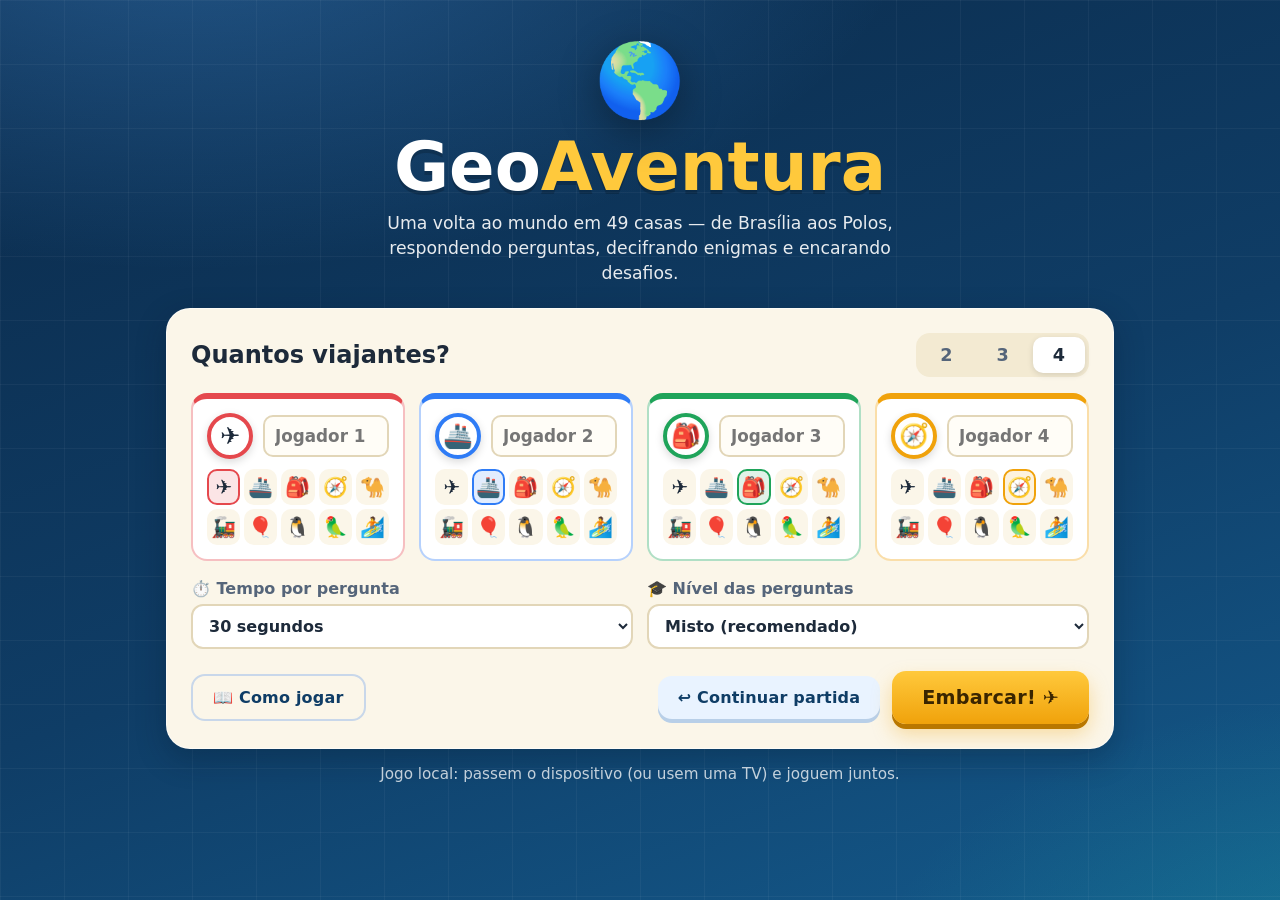
<file: public/index.html>
<!doctype html>
<html lang="pt-BR">
<head>
  <meta charset="utf-8">
  <meta name="viewport" content="width=device-width, initial-scale=1">
  <!-- Mesma política dos cabeçalhos em render.yaml/vercel.json (frame-ancestors só funciona via cabeçalho). -->
  <meta http-equiv="Content-Security-Policy" content="default-src 'self'; script-src 'self'; style-src 'self' 'unsafe-inline' https://fonts.googleapis.com; font-src https://fonts.gstatic.com; img-src 'self' data: https://flagcdn.com; connect-src 'self'; object-src 'none'; base-uri 'self'; form-action 'none'">
  <meta name="referrer" content="strict-origin-when-cross-origin">
  <title>GeoAventura — Volta ao Mundo</title>
  <meta name="description" content="Jogo de tabuleiro de Geografia para 2 a 4 jogadores: perguntas, enigmas, atividades e muitos bônus e ônus numa volta ao mundo.">
  <meta name="theme-color" content="#0b2a4a">
  <meta property="og:title" content="GeoAventura — Volta ao Mundo">
  <meta property="og:description" content="Jogo de tabuleiro de Geografia para 2 a 4 jogadores.">
  <link rel="icon" href="data:image/svg+xml,<svg xmlns='http://www.w3.org/2000/svg' viewBox='0 0 100 100'><text y='.9em' font-size='90'>🌎</text></svg>">
  <link rel="preconnect" href="https://fonts.googleapis.com">
  <link rel="preconnect" href="https://fonts.gstatic.com" crossorigin>
  <link href="https://fonts.googleapis.com/css2?family=Baloo+2:wght@600;700;800&family=Nunito:wght@400;600;700;800&display=swap" rel="stylesheet">
  <link rel="stylesheet" href="css/style.css">
</head>
<body>
  <!-- ===== Tela inicial ===== -->
  <section id="screen-setup" class="screen active" aria-labelledby="titulo">
    <div class="setup-hero">
      <div class="globe" aria-hidden="true"><span>🌎</span></div>
      <h1 id="titulo" class="logo">Geo<span>Aventura</span></h1>
      <p class="tagline">Uma volta ao mundo em 49 casas — de Brasília aos Polos, respondendo perguntas, decifrando enigmas e encarando desafios.</p>
    </div>

    <div class="setup-card">
      <div class="setup-row">
        <h2>Quantos viajantes?</h2>
        <div class="segmented" id="count-picker" role="radiogroup" aria-label="Número de jogadores">
          <button type="button" role="radio" data-n="2">2</button>
          <button type="button" role="radio" data-n="3">3</button>
          <button type="button" role="radio" data-n="4">4</button>
        </div>
      </div>

      <div id="player-forms" class="player-forms"></div>

      <div class="settings">
        <label>⏱️ Tempo por pergunta
          <select id="opt-time">
            <option value="20">20 segundos</option>
            <option value="30" selected>30 segundos</option>
            <option value="45">45 segundos</option>
            <option value="0">Sem limite</option>
          </select>
        </label>
        <label>🎓 Nível das perguntas
          <select id="opt-level">
            <option value="misto" selected>Misto (recomendado)</option>
            <option value="facil">Fácil (escola fundamental)</option>
            <option value="dificil">Desafiador</option>
          </select>
        </label>
      </div>

      <div class="setup-actions">
        <button type="button" class="btn btn-ghost" id="btn-rules-setup">📖 Como jogar</button>
        <button type="button" class="btn btn-secondary" id="btn-resume" hidden>↩️ Continuar partida</button>
        <button type="button" class="btn btn-primary btn-big" id="btn-start">Embarcar! ✈️</button>
      </div>
    </div>
    <p class="foot-note">Jogo local: passem o dispositivo (ou usem uma TV) e joguem juntos.</p>
  </section>

  <!-- ===== Jogo ===== -->
  <section id="screen-game" class="screen" aria-label="Partida">
    <header class="topbar">
      <div class="logo small">Geo<span>Aventura</span></div>
      <div class="round-chip" id="round-chip">Rodada 1</div>
      <div class="top-actions">
        <button type="button" class="icon-btn" id="btn-rules" title="Como jogar" aria-label="Como jogar">📖</button>
        <button type="button" class="icon-btn" id="btn-sound" title="Som" aria-label="Ligar ou desligar som">🔊</button>
        <button type="button" class="icon-btn" id="btn-quit" title="Nova partida" aria-label="Voltar ao início">🏠</button>
      </div>
    </header>

    <main class="game-layout">
      <div class="board-area">
        <div id="board" class="board" aria-label="Tabuleiro"></div>
        <div class="legend" id="legend"></div>
      </div>
      <aside class="side">
        <div id="turn-panel" class="turn-panel"></div>
        <div id="players" class="players"></div>
        <div class="log-card">
          <h3>📔 Diário de bordo</h3>
          <ol id="log" aria-live="polite"></ol>
        </div>
      </aside>
    </main>
  </section>

  <!-- ===== Fim de jogo ===== -->
  <section id="screen-end" class="screen" aria-labelledby="end-title">
    <div class="end-card">
      <div class="trophy" aria-hidden="true">🏆</div>
      <h1 id="end-title"></h1>
      <p id="end-sub" class="end-sub"></p>
      <div id="podium" class="podium"></div>
      <div id="end-stats" class="end-stats"></div>
      <div class="setup-actions center">
        <button type="button" class="btn btn-secondary" id="btn-new">🏠 Nova partida</button>
        <button type="button" class="btn btn-primary btn-big" id="btn-rematch">🔁 Revanche</button>
      </div>
    </div>
  </section>

  <div id="modal-root"></div>
  <div id="toast-root" aria-live="assertive"></div>
  <canvas id="confetti" aria-hidden="true"></canvas>

  <script src="js/data.js"></script>
  <script src="js/engine.js"></script>
  <script src="js/audio.js"></script>
  <script src="js/app.js"></script>
</body>
</html>
</file>
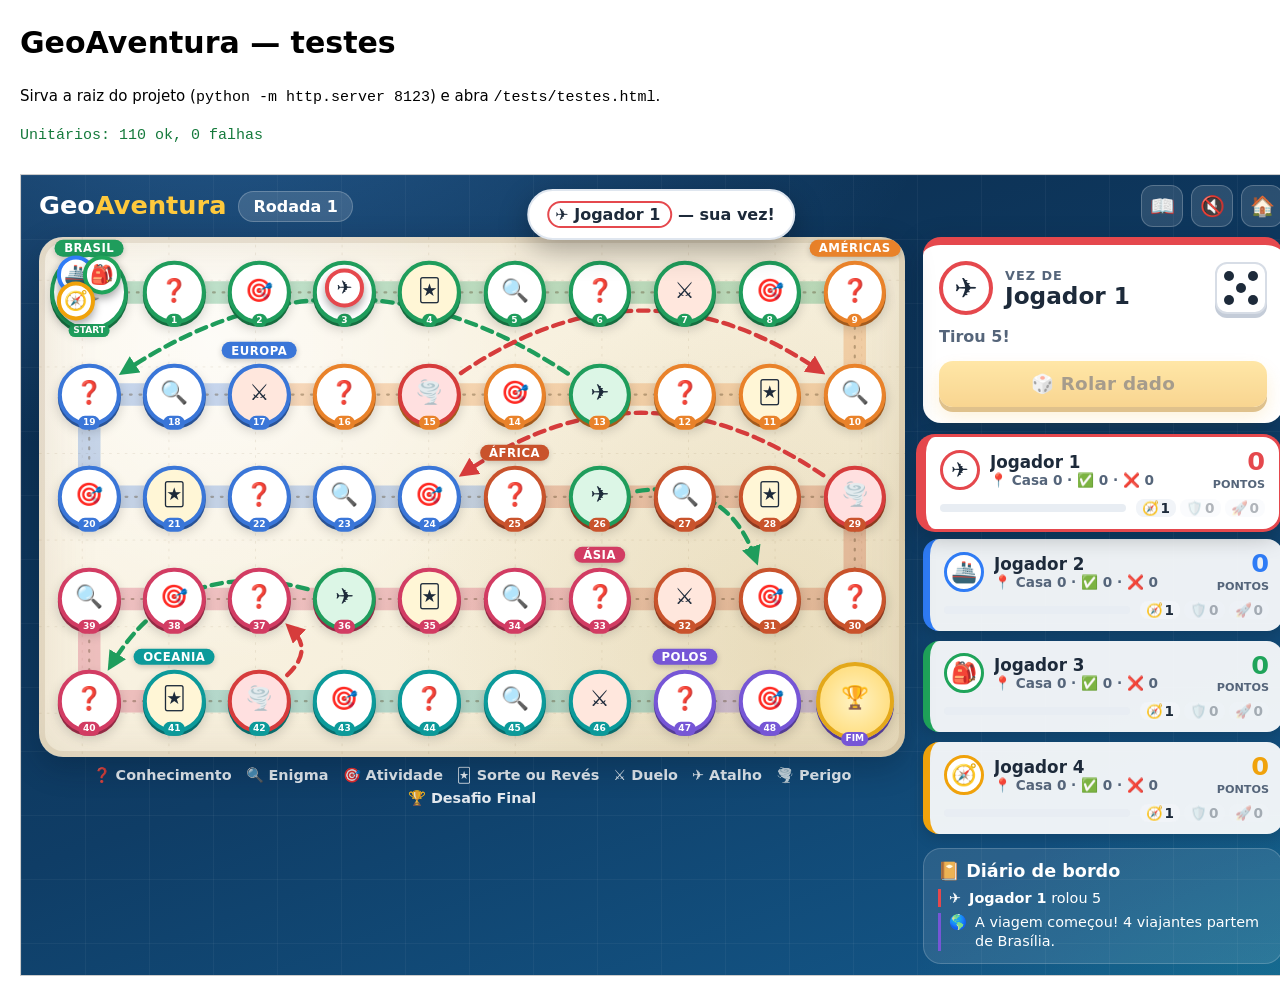
<file: tests/testes.html>
<!doctype html>
<html lang="pt-BR">
<head>
<meta charset="utf-8">
<title>GeoAventura — testes</title>
<style>
  body { font: 15px/1.5 system-ui, sans-serif; margin: 20px; }
  .ok { color: #157a3c; } .fail { color: #b42318; font-weight: bold; }
  iframe { width: 1280px; height: 800px; border: 1px solid #ccc; margin-top: 12px; }
</style>
</head>
<body>
<h1>GeoAventura — testes</h1>
<p>Sirva a raiz do projeto (<code>python -m http.server 8123</code>) e abra <code>/tests/testes.html</code>.</p>
<pre id="out"></pre>
<iframe id="game" src="../public/index.html"></iframe>
<script src="../public/js/data.js"></script>
<script src="../public/js/engine.js"></script>
<script>
(function () {
  var out = document.getElementById("out");
  var fails = 0, passes = 0;
  function line(t, cls) { var s = document.createElement("span"); s.className = cls || ""; s.textContent = t + "\n"; out.appendChild(s); }
  function ok(cond, msg) { if (cond) { passes++; } else { fails++; line("FALHA: " + msg, "fail"); } }
  function seeded(seed) { return function () { seed = (seed * 1664525 + 1013904223) % 4294967296; return seed / 4294967296; }; }

  var E = window.GeoEngine, D = window.GEO_DATA;

  // ---------- testes unitários do motor ----------
  var board = E.buildBoard();
  ok(board.length === 50, "tabuleiro com 50 casas");
  ok(board[0].type === "inicio" && board[49].type === "final", "início e fim");
  board.forEach(function (s) {
    if (s.to != null) {
      ok(s.type === "atalho" ? s.to > s.i : s.to < s.i, "direção da seta da casa " + s.i);
      ok(board[s.to].type !== "atalho" && board[s.to].type !== "perigo", "seta da casa " + s.i + " não cai em outra seta");
    }
  });
  ok(E.clampPos(-3) === 0 && E.clampPos(60) === 49, "clampPos");

  var rnd = seeded(42);
  var counts = {};
  for (var i = 0; i < 6000; i++) { var r = E.rollDie(rnd); counts[r] = (counts[r] || 0) + 1; }
  ok(Object.keys(counts).length === 6 && Object.keys(counts).every(function (k) { return counts[k] > 800; }), "dado justo 1..6");

  var st = E.createGame([{ name: "A" }, { name: "B" }, { name: "C" }, { name: "D" }], { time: 30, level: "misto" });
  ok(st.players[0].items.bussola === 1, "começa com 1 bússola");
  var seen = {};
  for (i = 0; i < D.quiz.length; i++) seen[E.pickQuiz(st, D, "br", rnd).q] = 1;
  ok(Object.keys(seen).length === D.quiz.length, "quiz não repete até esgotar o baralho");
  var brHits = 0;
  st.used = {};
  for (i = 0; i < 20; i++) if (E.pickQuiz(st, D, "br", rnd).r === "br") brHits++;
  ok(brHits >= 8, "maioria das perguntas na casa do Brasil é do Brasil (" + brHits + "/20)");
  st.settings.level = "facil"; st.used = {};
  for (i = 0; i < 40; i++) ok(E.pickQuiz(st, D, "eu", rnd).d <= 2, "nível fácil só traz d<=2");
  st.settings.level = "dificil"; st.used = {};
  for (i = 0; i < 40; i++) ok(E.pickQuiz(st, D, "as", rnd).d >= 2, "nível desafiador só traz d>=2");
  st.used = {};
  ok(E.pickQuiz(st, D, null, rnd, { minD: 3 }).d === 3, "desafio final é difícil");

  var p = st.players[0];
  p.points = 50;
  E.applyEffect(st, p, { pts: -100 }, rnd);
  ok(p.points === 0, "pontos não ficam negativos");
  p.items.turbo = 3;
  var fx = E.applyEffect(st, p, { item: "turbo" }, rnd);
  ok(p.items.turbo === 3 && p.points === 50 && fx.notes.length === 1, "mochila cheia vira +50");
  p.items = { bussola: 0, escudo: 0, turbo: 0 }; p.points = 80;
  E.applyEffect(st, p, { loseItem: true }, rnd);
  ok(p.points === 30, "perder item sem itens custa 50 pontos");
  ok(!E.useShield(p), "sem escudo não bloqueia");
  p.items.escudo = 1;
  ok(E.useShield(p) && p.items.escudo === 0, "escudo bloqueia e é consumido");
  st.players.forEach(function (o) { o.points = 30; });
  p.points = 0;
  E.applyEffect(st, p, { collect: 50 }, rnd);
  ok(p.points === 90 && st.players[1].points === 0, "cartão-postal recolhe o que cada um tem");
  E.applyEffect(st, p, { extra: true }, rnd);
  st.current = 0;
  ok(E.nextTurn(st) === 0 && !st.extraTurn, "jogada extra mantém o jogador");
  ok(E.nextTurn(st) === 1, "turno avança");
  st.current = 3; var round = st.round;
  E.nextTurn(st);
  ok(st.current === 0 && st.round === round + 1, "rodada incrementa");
  st.winner = 2;
  ok(E.ranking(st)[0].id === 2, "vencedor lidera o ranking");

  line("Unitários: " + passes + " ok, " + fails + " falhas", fails ? "fail" : "ok");

  // ---------- partida completa automatizada (clica na interface real) ----------
  var frame = document.getElementById("game");
  frame.addEventListener("load", function () {
    var w = frame.contentWindow, d = frame.contentDocument;
    var errors = [];
    w.addEventListener("error", function (e) { errors.push(e.message); });
    var origErr = w.console.error;
    w.console.error = function () { errors.push([].join.call(arguments, " ")); origErr.apply(w.console, arguments); };
    d.addEventListener("securitypolicyviolation", function (e) { errors.push("CSP bloqueou " + e.blockedURI + " (" + e.violatedDirective + ")"); });
    try { w.localStorage.clear(); } catch (e) { /* ok */ }

    // ---------- salvamento adulterado ----------
    var S = w.__geo.sanitizeSave;
    function base() {
      return { v: 1, current: 1, round: 3, settings: { time: 30, level: "misto" }, used: { quiz: [1, 2] }, extraTurn: false, winner: null, lastActivity: "vf",
        log: [{ a: "✈️", c: "#e5484d", n: "Ana", t: "rolou 4" }],
        players: [0, 1].map(function (i) { return { name: "P" + i, color: "#e5484d", avatar: "✈️", pos: 10, points: 100, skip: 0, items: { bussola: 1, escudo: 0, turbo: 2 }, stats: { acertos: 1, erros: 2 } }; }) };
    }
    var good = S(base());
    ok(good && good.players.length === 2 && good.current === 1 && good.log.length === 1, "salvamento válido é aceito");
    var bad = base(); bad.players[0].avatar = '<img src=x onerror=alert(1)>';
    ok(S(bad) === null, "avatar com HTML é rejeitado");
    bad = base(); bad.players[0].color = 'red;background:url(//evil)';
    ok(S(bad) === null, "cor com CSS injetado é rejeitada");
    bad = base(); bad.players[1].pos = "10";
    ok(S(bad) === null, "posição não numérica é rejeitada");
    bad = base(); bad.log.push({ a: "<b>", c: "#000000", n: "x", t: "y" });
    ok(S(bad).log.length === 1, "entrada de diário adulterada é descartada");
    bad = base(); bad.players[0].pos = 999; bad.players[0].items.turbo = 50; bad.current = 9; bad.settings.time = 5; bad.hack = true;
    var fixed = S(bad);
    ok(fixed.players[0].pos === 49 && fixed.players[0].items.turbo === 3 && fixed.current === 1 && fixed.settings.time === 30 && !("hack" in fixed), "valores fora do limite são corrigidos");
    ok(S(null) === null && S({ v: 2 }) === null && S(Object.assign(base(), { players: [] })) === null, "lixo é rejeitado");
    w.Sfx.setEnabled(false);
    var arnd = seeded(7);
    var steps = 0, kinds = {};
    function q(s) { return d.querySelector(s); }
    function qa(s) { return [].slice.call(d.querySelectorAll(s)); }
    function click(el) { if (el) { el.click(); return true; } return false; }

    click(q('#count-picker button[data-n="4"]'));
    q("#opt-time").value = "20";
    click(q("#btn-start"));

    var timer = setInterval(function () {
      steps++;
      var gs = w.__geo.state;
      if (q("#screen-end.active")) {
        clearInterval(timer);
        var winner = gs.players[gs.winner];
        ok(winner && winner.pos === 49, "vencedor está na casa 49");
        ok(errors.length === 0, "sem erros de JavaScript: " + errors.join(" | "));
        ok(qa("#podium .pod").length === 3, "pódio com 3 lugares");
        ok(qa("#end-stats tbody tr").length === 4, "tabela final com 4 jogadores");
        line("Partida automatizada: vencedor " + winner.name + " na rodada " + gs.round + " · desafios vistos: " + JSON.stringify(kinds), "ok");
        done();
        return;
      }
      if (steps > 40000) { clearInterval(timer); ok(false, "partida não terminou (casa do líder: " + Math.max.apply(null, gs.players.map(function (p) { return p.pos; })) + ")"); done(); return; }
      if (steps === 300) {
        var real = JSON.parse(w.localStorage.getItem("geoaventura:partida:v1"));
        var clean = S(real);
        ok(clean && clean.players.length === 4 && clean.round === real.round && clean.used.quiz.length === real.used.quiz.length,
          "salvamento real do meio da partida é aceito pela validação");
      }
      var modal = q(".modal");
      if (modal) {
        var badge = q(".m-badge");
        if (badge && !modal.dataset.visto) {
          modal.dataset.visto = "1";
          var k = badge.textContent.trim();
          kinds[k] = (kinds[k] || 0) + 1;
        }
        if (click(q("[data-continue]"))) return;
        var duel = qa(".duel-btn"); if (duel.length) return click(duel[Math.floor(arnd() * duel.length)]);
        var opts = qa(".opt:not(:disabled)"); if (opts.length) return click(opts[Math.floor(arnd() * opts.length)]);
        var vf = qa(".vf-btn"); if (vf.length && !q(".vf-feedback.ok, .vf-feedback.bad")) return click(vf[Math.floor(arnd() * 2)]);
        var chips = qa(".chip-btn:not(:disabled)"); if (chips.length) return click(chips[0]);
        var conf = q(".m-foot .btn-primary:not(:disabled)"); if (conf) return click(conf);
        return;
      }
      var roll = q("#btn-roll:not(:disabled)");
      if (roll) {
        if (arnd() < 0.3) click(q("#btn-turbo:not(:disabled)"));
        click(roll);
      }
    }, 60);
  });

  function done() {
    line("TOTAL: " + passes + " ok, " + fails + " falhas", fails ? "fail" : "ok");
    document.title = fails ? "RESULT:FAIL" : "RESULT:PASS";
    document.body.setAttribute("data-result", fails ? "fail" : "pass");
  }
})();
</script>
</body>
</html>
</file>
<file: public/css/style.css>
/* GeoAventura — estilos */
:root {
  --ocean-1: #0b2a4a;
  --ocean-2: #0f3d66;
  --ocean-3: #145a8c;
  --paper: #fbf6e9;
  --paper-2: #f3ead2;
  --ink: #1d2a3a;
  --ink-soft: #55657a;
  --line: #e2d6b8;
  --white: #ffffff;
  --ok: #1f9d5c;
  --bad: #d63c3c;
  --gold: #e3a81a;
  --radius: 18px;
  --shadow: 0 10px 30px rgba(4, 20, 40, .28);
  --font-title: "Baloo 2", "Trebuchet MS", system-ui, sans-serif;
  --font-body: "Nunito", "Segoe UI", system-ui, sans-serif;
}

* { box-sizing: border-box; }
html, body { margin: 0; min-height: 100%; }
body {
  font-family: var(--font-body);
  color: var(--ink);
  background:
    radial-gradient(1200px 600px at 15% -10%, rgba(80, 170, 255, .35), transparent 60%),
    radial-gradient(900px 500px at 110% 110%, rgba(30, 200, 170, .25), transparent 60%),
    linear-gradient(160deg, var(--ocean-1), var(--ocean-2) 55%, var(--ocean-3));
  background-attachment: fixed;
  -webkit-font-smoothing: antialiased;
}
body::before {
  content: "";
  position: fixed; inset: 0;
  pointer-events: none;
  background-image:
    linear-gradient(rgba(255,255,255,.045) 1px, transparent 1px),
    linear-gradient(90deg, rgba(255,255,255,.045) 1px, transparent 1px);
  background-size: 64px 64px;
}
button { font: inherit; color: inherit; }
kbd {
  font-family: var(--font-body); font-size: .75em; font-weight: 800;
  padding: 1px 6px; border-radius: 6px; border: 1px solid currentColor; opacity: .7;
}
.muted { color: var(--ink-soft); }

/* ---------- telas ---------- */
.screen { display: none; position: relative; }
.screen.active { display: block; animation: fadeIn .35s ease; }
@keyframes fadeIn { from { opacity: 0; transform: translateY(8px); } to { opacity: 1; transform: none; } }

/* ---------- botões ---------- */
.btn {
  border: 0; border-radius: 14px; padding: 12px 20px; cursor: pointer;
  font-weight: 800; font-size: 1rem; letter-spacing: .2px;
  transition: transform .12s ease, box-shadow .12s ease, background .2s, opacity .2s;
  display: inline-flex; align-items: center; justify-content: center; gap: 8px;
}
.btn:active:not(:disabled) { transform: translateY(2px); }
.btn:disabled { opacity: .45; cursor: not-allowed; }
.btn:focus-visible, .opt:focus-visible, .icon-btn:focus-visible, .av:focus-visible, .chip-btn:focus-visible, .duel-btn:focus-visible {
  outline: 3px solid #7cc4ff; outline-offset: 2px;
}
.btn-primary {
  background: linear-gradient(180deg, #ffc93c, #f0a20b);
  color: #3a2500; box-shadow: 0 5px 0 #b97700, 0 10px 20px rgba(240,162,11,.35);
}
.btn-primary:hover:not(:disabled) { filter: brightness(1.05); }
.btn-primary:active:not(:disabled) { box-shadow: 0 2px 0 #b97700; }
.btn-secondary { background: #e9f3ff; color: var(--ocean-2); box-shadow: 0 4px 0 #b8cfe8; }
.btn-ghost { background: transparent; color: var(--ocean-2); border: 2px solid #c8d7ea; }
.btn-ghost:hover { background: #eef5ff; }
.btn.small { padding: 7px 12px; font-size: .9rem; border-radius: 11px; }
.btn-big { font-size: 1.2rem; padding: 15px 30px; }

/* ---------- tela inicial ---------- */
#screen-setup { max-width: 980px; margin: 0 auto; padding: 32px 16px 40px; }
.setup-hero { text-align: center; color: var(--white); margin-bottom: 22px; }
.globe {
  width: 96px; height: 96px; margin: 0 auto 6px; border-radius: 50%;
  display: grid; place-items: center; font-size: 72px;
  filter: drop-shadow(0 10px 20px rgba(0,0,0,.35));
  animation: float 4s ease-in-out infinite;
}
.globe span { display: inline-block; animation: spin 18s linear infinite; }
@keyframes float { 50% { transform: translateY(-8px); } }
@keyframes spin { to { transform: rotate(360deg); } }
.logo {
  font-family: var(--font-title); font-weight: 800; margin: 0;
  font-size: clamp(2.6rem, 7vw, 4.2rem); line-height: 1; color: var(--white);
  text-shadow: 0 4px 0 rgba(0,0,0,.18);
}
.logo span { color: #ffc93c; }
.logo.small { font-size: 1.6rem; text-shadow: none; }
.tagline { max-width: 560px; margin: 10px auto 0; font-size: 1.08rem; opacity: .9; line-height: 1.45; }

.setup-card {
  background: var(--paper); border-radius: 24px; padding: 24px; box-shadow: var(--shadow);
  border: 1px solid rgba(255,255,255,.6);
}
.setup-row { display: flex; align-items: center; justify-content: space-between; gap: 12px; flex-wrap: wrap; margin-bottom: 16px; }
.setup-row h2 { margin: 0; font-family: var(--font-title); font-size: 1.5rem; }
.segmented { display: inline-flex; background: var(--paper-2); border-radius: 14px; padding: 4px; gap: 4px; }
.segmented button {
  border: 0; background: transparent; padding: 8px 20px; border-radius: 10px; cursor: pointer;
  font-weight: 800; font-size: 1.1rem; color: var(--ink-soft);
}
.segmented button.on { background: var(--white); color: var(--ink); box-shadow: 0 2px 6px rgba(0,0,0,.12); }

.player-forms { display: grid; grid-template-columns: repeat(auto-fit, minmax(210px, 1fr)); gap: 14px; }
.pform {
  background: var(--white); border-radius: 16px; padding: 14px;
  border: 2px solid color-mix(in srgb, var(--pc) 35%, transparent);
  border-top: 6px solid var(--pc);
}
.pform-head { display: flex; align-items: center; gap: 10px; margin-bottom: 10px; }
.pform-token {
  flex: none; width: 46px; height: 46px; border-radius: 50%; display: grid; place-items: center; font-size: 24px;
  background: var(--white); border: 4px solid var(--pc); box-shadow: 0 3px 8px rgba(0,0,0,.15);
}
.pform input {
  width: 100%; min-width: 0; font: inherit; font-weight: 700; font-size: 1.05rem;
  border: 2px solid var(--line); border-radius: 10px; padding: 9px 10px; background: #fffdf7;
}
.pform input:focus { outline: none; border-color: var(--pc); }
.avatars { display: grid; grid-template-columns: repeat(5, 1fr); gap: 4px; }
.av {
  border: 2px solid transparent; background: var(--paper); border-radius: 10px; font-size: 20px;
  padding: 4px 0; cursor: pointer; transition: transform .1s;
}
.av:hover { transform: scale(1.1); }
.av.on { border-color: var(--pc); background: color-mix(in srgb, var(--pc) 14%, white); }

.settings { display: grid; grid-template-columns: repeat(auto-fit, minmax(220px, 1fr)); gap: 14px; margin-top: 18px; }
.settings label { display: flex; flex-direction: column; gap: 6px; font-weight: 800; color: var(--ink-soft); }
.settings select {
  font: inherit; font-weight: 700; color: var(--ink); padding: 10px 12px; border-radius: 12px;
  border: 2px solid var(--line); background: var(--white); cursor: pointer;
}
.setup-actions { display: flex; flex-wrap: wrap; gap: 12px; justify-content: flex-end; align-items: center; margin-top: 22px; }
.setup-actions.center { justify-content: center; }
.setup-actions .btn-ghost { margin-right: auto; }
.setup-actions.center .btn-ghost { margin-right: 0; }
.foot-note { text-align: center; color: rgba(255,255,255,.75); font-size: .95rem; margin-top: 16px; }

/* ---------- topo do jogo ---------- */
.topbar {
  display: flex; align-items: center; gap: 12px; padding: 10px 18px; color: var(--white);
  max-width: 1500px; margin: 0 auto;
}
.round-chip {
  background: rgba(255,255,255,.14); border: 1px solid rgba(255,255,255,.22); border-radius: 999px;
  padding: 5px 14px; font-weight: 800; white-space: nowrap;
}
.top-actions { margin-left: auto; display: flex; gap: 8px; }
.icon-btn {
  width: 42px; height: 42px; border-radius: 12px; border: 1px solid rgba(255,255,255,.22);
  background: rgba(255,255,255,.12); font-size: 20px; cursor: pointer; transition: background .2s;
}
.icon-btn:hover { background: rgba(255,255,255,.24); }

.game-layout {
  display: grid; grid-template-columns: minmax(0, 1fr) 360px; gap: 18px;
  max-width: 1500px; margin: 0 auto; padding: 0 18px 24px; align-items: start;
}

/* ---------- tabuleiro ---------- */
.board-area { position: sticky; top: 10px; }
.board {
  position: relative; width: 100%; aspect-ratio: 1000 / 600; border-radius: 24px; overflow: hidden;
  background:
    radial-gradient(circle at 20% 20%, rgba(255,255,255,.7), transparent 40%),
    radial-gradient(circle at 85% 80%, rgba(210,190,140,.35), transparent 45%),
    linear-gradient(135deg, var(--paper), var(--paper-2));
  box-shadow: var(--shadow), inset 0 0 0 6px rgba(120, 90, 40, .12), inset 0 0 60px rgba(120, 90, 40, .15);
  container-type: inline-size;
}
.board-svg { position: absolute; inset: 0; width: 100%; height: 100%; }
.board-svg .grid { stroke: rgba(120, 90, 40, .12); stroke-width: 1; stroke-dasharray: 3 6; }
.board-svg .trail { stroke-width: 26; stroke-linecap: round; opacity: .28; }
.board-svg .trail-dash { fill: none; stroke: rgba(80, 60, 30, .35); stroke-width: 2.5; stroke-dasharray: 2 9; stroke-linecap: round; stroke-linejoin: round; }
.board-svg .jump { fill: none; stroke-width: 5; stroke-dasharray: 12 8; stroke-linecap: round; animation: dash 1.2s linear infinite; }
.board-svg .jump.ok { stroke: var(--ok); }
.board-svg .jump.bad { stroke: var(--bad); }
@keyframes dash { to { stroke-dashoffset: -40; } }

.region-label {
  position: absolute; transform: translate(-50%, -50%); z-index: 2;
  background: var(--rc); color: var(--white); font-family: var(--font-title); font-weight: 800;
  font-size: clamp(9px, 1.35cqi, 15px); letter-spacing: .5px; text-transform: uppercase;
  padding: .1em .8em; border-radius: 999px; box-shadow: 0 2px 6px rgba(0,0,0,.2); white-space: nowrap;
}

.space {
  position: absolute; width: 7.2%; aspect-ratio: 1; transform: translate(-50%, -50%); z-index: 3;
  border-radius: 50%; background: var(--white);
  border: max(3px, .55cqi) solid var(--rc);
  box-shadow: 0 .35cqi 0 color-mix(in srgb, var(--rc) 70%, black), 0 .6cqi 1.4cqi rgba(0,0,0,.18);
  display: grid; place-items: center;
}
.space .s-icon { font-size: clamp(12px, 2.6cqi, 30px); line-height: 1; margin-top: -10%; }
.space .s-num {
  position: absolute; bottom: -14%; left: 50%; transform: translateX(-50%);
  background: var(--rc); color: var(--white); font-weight: 800; font-size: clamp(7px, 1.05cqi, 12px);
  padding: 0 .5em; border-radius: 999px; line-height: 1.5; white-space: nowrap;
}
.space.t-sorte { background: #fff6d6; }
.space.t-duelo { background: #ffe7dd; }
.space.t-atalho { background: #dcf6e6; border-color: var(--ok); }
.space.t-perigo { background: #ffe0e0; border-color: var(--bad); }
.space.t-inicio, .space.t-final { width: 9%; }
.space.t-final {
  background: radial-gradient(circle, #fff3c4, #ffd76a); border-color: var(--gold);
  animation: glow 2s ease-in-out infinite;
}
@keyframes glow { 50% { box-shadow: 0 0 0 .8cqi rgba(227,168,26,.35), 0 .6cqi 1.4cqi rgba(0,0,0,.18); } }

.token {
  position: absolute; width: 4.4%; aspect-ratio: 1; transform: translate(-50%, -62%); z-index: 6;
  border-radius: 50%; background: var(--white); border: max(3px, .5cqi) solid var(--pc);
  box-shadow: 0 .5cqi 1cqi rgba(0,0,0,.35); display: grid; place-items: center;
  transition: left .18s ease-out, top .18s ease-out;
}
.token span { font-size: clamp(10px, 2.2cqi, 26px); line-height: 1; }
.token.active { z-index: 7; animation: pulse 1.4s ease-in-out infinite; }
.token.flying { transition: left .9s cubic-bezier(.5,-0.3,.4,1.3), top .9s cubic-bezier(.5,-0.3,.4,1.3); z-index: 8; }
.token.bump { animation: bump .35s ease; }
@keyframes pulse {
  0%, 100% { box-shadow: 0 0 0 0 color-mix(in srgb, var(--pc) 60%, transparent), 0 .5cqi 1cqi rgba(0,0,0,.35); }
  50% { box-shadow: 0 0 0 1cqi color-mix(in srgb, var(--pc) 0%, transparent), 0 .5cqi 1cqi rgba(0,0,0,.35); }
}
@keyframes bump { 40% { transform: translate(-50%, -85%) scale(1.15); } }

.legend { display: flex; flex-wrap: wrap; gap: 6px 14px; justify-content: center; margin-top: 10px; color: rgba(255,255,255,.88); font-weight: 700; font-size: .9rem; }

/* ---------- painel lateral ---------- */
.side { display: flex; flex-direction: column; gap: 14px; }
.turn-panel {
  background: var(--white); border-radius: var(--radius); padding: 16px; box-shadow: var(--shadow);
  border-top: 8px solid var(--pc);
}
.tp-who { display: flex; align-items: center; gap: 12px; }
.tp-avatar {
  width: 54px; height: 54px; border-radius: 50%; display: grid; place-items: center; font-size: 28px;
  border: 4px solid var(--pc); flex: none;
}
.tp-label { font-size: .8rem; text-transform: uppercase; letter-spacing: 1px; color: var(--ink-soft); font-weight: 800; }
.tp-name { font-family: var(--font-title); font-weight: 800; font-size: 1.45rem; line-height: 1.1; word-break: break-word; }
.dice-row { margin-left: auto; display: flex; gap: 8px; }
.die {
  width: 52px; height: 52px; border-radius: 12px; background: var(--white); padding: 7px;
  display: grid; grid-template-columns: repeat(3, 1fr); grid-template-rows: repeat(3, 1fr); gap: 2px;
  border: 2px solid #d7dde6; box-shadow: 0 4px 0 #c4ccd8;
}
.die i { border-radius: 50%; }
.die i.on { background: var(--ink); }
.dice-row.rolling .die { animation: shake .14s linear infinite; }
.dice-row.landed .die { animation: land .45s ease; }
@keyframes shake { 25% { transform: rotate(-14deg) translateY(-3px); } 75% { transform: rotate(14deg) translateY(2px); } }
@keyframes land { 30% { transform: scale(1.25); } 60% { transform: scale(.95); } }
.tp-hint { margin: 12px 0; min-height: 1.4em; font-weight: 700; color: var(--ink-soft); }
.tp-actions { display: flex; gap: 10px; }
.btn-roll { flex: 1; font-size: 1.15rem; }
.btn-turbo { background: #eef2ff; color: #4338ca; border: 2px solid #c7d2fe; }
.btn-turbo.on { background: #4338ca; color: var(--white); border-color: #4338ca; box-shadow: 0 0 0 4px rgba(67,56,202,.25); }

.players { display: flex; flex-direction: column; gap: 10px; }
.pcard {
  background: rgba(255,255,255,.92); border-radius: 16px; padding: 12px 14px; border-left: 7px solid var(--pc);
  transition: transform .2s, box-shadow .2s; box-shadow: 0 4px 14px rgba(0,0,0,.15);
}
.pcard.active { transform: translateX(-4px); box-shadow: 0 0 0 3px var(--pc), 0 8px 22px rgba(0,0,0,.25); background: var(--white); }
.pc-top { display: flex; align-items: center; gap: 10px; }
.pc-avatar {
  width: 40px; height: 40px; border-radius: 50%; display: grid; place-items: center; font-size: 21px;
  border: 3px solid var(--pc); flex: none; background: var(--white);
}
.pc-main { flex: 1; min-width: 0; }
.pc-name { font-weight: 800; font-size: 1.05rem; overflow: hidden; text-overflow: ellipsis; }
.pc-meta { font-size: .85rem; color: var(--ink-soft); font-weight: 700; }
.pc-pts { text-align: right; line-height: 1; }
.pc-pts b { font-family: var(--font-title); font-size: 1.6rem; color: var(--pc); display: block; }
.pc-pts small { font-size: .7rem; text-transform: uppercase; color: var(--ink-soft); font-weight: 800; }
.tag { font-size: .72rem; background: #ffe4e4; color: #a12626; border-radius: 999px; padding: 1px 7px; white-space: nowrap; vertical-align: middle; }
.tag.lead { background: #fff2c6; color: #7a5300; }
.pc-bottom { display: flex; align-items: center; gap: 10px; margin-top: 8px; }
.progress { flex: 1; height: 8px; border-radius: 99px; background: #e8edf3; overflow: hidden; }
.progress div { height: 100%; background: var(--pc); border-radius: 99px; transition: width .4s ease; }
.items { display: flex; gap: 4px; }
.item { font-size: .85rem; background: #f1f4f8; border-radius: 8px; padding: 1px 6px; white-space: nowrap; cursor: help; }
.item b { margin-left: 2px; }
.item.zero { opacity: .35; }

.log-card { background: rgba(255,255,255,.1); border: 1px solid rgba(255,255,255,.18); border-radius: var(--radius); padding: 12px 14px; color: var(--white); }
.log-card h3 { margin: 0 0 8px; font-family: var(--font-title); font-size: 1.1rem; }
#log { list-style: none; margin: 0; padding: 0; max-height: 220px; overflow: auto; display: flex; flex-direction: column; gap: 6px; }
#log li { display: flex; gap: 8px; font-size: .9rem; line-height: 1.3; padding-left: 8px; border-left: 3px solid var(--pc); }
#log li:first-child { animation: fadeIn .4s ease; }
.log-av { flex: none; }

/* ---------- modal ---------- */
.overlay {
  position: fixed; inset: 0; z-index: 50; background: rgba(5, 18, 35, .62); backdrop-filter: blur(3px);
  display: grid; place-items: center; padding: 16px; animation: fadeIn .2s ease;
}
.overlay.out { animation: fadeOut .2s ease forwards; }
@keyframes fadeOut { to { opacity: 0; } }
.modal {
  width: min(640px, 100%); max-height: calc(100vh - 32px); overflow: auto;
  background: var(--paper); border-radius: 24px; box-shadow: 0 30px 80px rgba(0,0,0,.45);
  border-top: 10px solid var(--accent); animation: pop .32s cubic-bezier(.2, 1.4, .4, 1);
}
.modal.wide { width: min(820px, 100%); }
@keyframes pop { from { transform: scale(.85) translateY(20px); opacity: 0; } }
.m-head { display: flex; align-items: center; gap: 8px; flex-wrap: wrap; padding: 16px 20px 0; }
.m-badge {
  background: var(--accent); color: var(--white); font-weight: 800; padding: 5px 12px; border-radius: 999px;
  font-size: .95rem;
}
.m-region { font-weight: 800; color: var(--accent); background: color-mix(in srgb, var(--accent) 12%, white); padding: 4px 10px; border-radius: 999px; font-size: .85rem; }
.m-head .pchip { margin-left: auto; }
.pchip {
  display: inline-flex; align-items: center; gap: 5px; font-weight: 800; white-space: nowrap;
  border: 2px solid var(--pc); background: var(--white); border-radius: 999px; padding: 2px 10px 2px 6px;
}
.m-timer { display: flex; align-items: center; gap: 10px; padding: 12px 20px 0; }
.m-timer-track { flex: 1; height: 10px; background: #e6dcc3; border-radius: 99px; overflow: hidden; }
.m-timer-bar { height: 100%; background: linear-gradient(90deg, #1f9d5c, #57c785); transform-origin: left; border-radius: 99px; }
.m-timer.danger .m-timer-bar { background: linear-gradient(90deg, #d63c3c, #ff7a59); }
.m-timer-num { font-weight: 800; min-width: 36px; text-align: right; font-variant-numeric: tabular-nums; }
.m-timer.danger .m-timer-num { color: var(--bad); animation: beat .5s ease infinite alternate; }
@keyframes beat { to { transform: scale(1.2); } }
.m-body { padding: 14px 20px 6px; }
.m-foot { display: flex; gap: 10px; justify-content: flex-end; flex-wrap: wrap; padding: 6px 20px 20px; }
.m-foot:empty { padding: 0 0 14px; }
.q-meta { font-size: .85rem; font-weight: 800; color: var(--ink-soft); text-transform: uppercase; letter-spacing: .5px; }
.q-text { font-family: var(--font-title); font-size: clamp(1.25rem, 3.2vw, 1.65rem); line-height: 1.2; margin: 4px 0 14px; }
.q-text.center { text-align: center; }
.stars { color: var(--gold); letter-spacing: 2px; font-size: 1rem; }
.stars i { color: #d9cfb5; font-style: normal; }

.options { display: grid; grid-template-columns: 1fr 1fr; gap: 10px; }
.opt {
  display: flex; align-items: center; gap: 10px; text-align: left; cursor: pointer;
  background: var(--white); border: 2px solid #e3d9bf; border-radius: 14px; padding: 12px 14px;
  font-weight: 700; font-size: 1.02rem; box-shadow: 0 3px 0 #e3d9bf;
  transition: transform .1s, border-color .15s, background .15s, opacity .2s;
}
.opt:hover:not(:disabled) { border-color: var(--accent); transform: translateY(-2px); }
.opt-key {
  flex: none; width: 30px; height: 30px; border-radius: 9px; display: grid; place-items: center;
  background: color-mix(in srgb, var(--accent) 14%, white); color: var(--accent); font-weight: 800;
}
.opt:disabled { cursor: default; }
.opt.correct { background: #dcf6e6; border-color: var(--ok); box-shadow: 0 3px 0 var(--ok); animation: pop .3s ease; }
.opt.correct .opt-key { background: var(--ok); color: var(--white); }
.opt.wrong { background: #ffe0e0; border-color: var(--bad); box-shadow: 0 3px 0 var(--bad); animation: shake .12s linear 3; }
.opt.wrong .opt-key { background: var(--bad); color: var(--white); }
.opt.dim { opacity: .5; }
.opt.eliminated { opacity: .25; text-decoration: line-through; }

.special-text { font-weight: 800; padding: 10px 14px; border-radius: 12px; margin: 0 0 10px; }
.special-text.ok { background: #dcf6e6; color: #146b3e; }
.special-text.bad { background: #ffe0e0; color: #9b2222; }
.special-text.gold { background: #fff2c6; color: #7a5300; }

.clues { list-style: none; padding: 0; margin: 0 0 10px; display: flex; flex-direction: column; gap: 8px; }
.clue { display: flex; gap: 10px; align-items: baseline; background: var(--white); border-radius: 12px; padding: 10px 12px; border-left: 5px solid var(--accent); animation: fadeIn .3s ease; }
.clue b { flex: none; color: var(--accent); font-size: .85rem; text-transform: uppercase; }
.clue.locked { opacity: .55; border-left-color: #cfc4a6; background: transparent; border: 2px dashed #d9cfb5; }
.enigma-bar { display: flex; align-items: center; justify-content: space-between; gap: 10px; margin-bottom: 12px; flex-wrap: wrap; }
.e-pts b { color: var(--accent); font-size: 1.15rem; }

.order-slots { list-style: none; padding: 0; margin: 0 0 12px; display: flex; flex-direction: column; gap: 6px; }
.slot {
  display: flex; align-items: center; gap: 10px; min-height: 46px; padding: 8px 12px; border-radius: 12px;
  border: 2px dashed #d3c8a8; font-weight: 800;
}
.slot.filled { border-style: solid; background: var(--white); border-color: var(--accent); cursor: pointer; }
.slot.correct { border-color: var(--ok); background: #dcf6e6; cursor: default; }
.slot.wrong { border-color: var(--bad); background: #ffe8e8; cursor: default; }
.slot s { color: var(--bad); font-weight: 600; margin-left: 6px; }
.slot-n { flex: none; width: 34px; color: var(--ink-soft); }
.order-pool { display: flex; flex-wrap: wrap; gap: 8px; }
.chip-btn {
  border: 2px solid var(--accent); background: var(--white); color: var(--ink); font-weight: 800;
  padding: 9px 14px; border-radius: 999px; cursor: pointer; transition: transform .1s;
}
.chip-btn:hover:not(:disabled) { transform: translateY(-2px); }
.chip-btn:disabled { opacity: .25; cursor: default; }

.vf-progress { display: flex; gap: 8px; margin: 8px 0 4px; }
.dot { width: 14px; height: 14px; border-radius: 50%; background: #e1d7bd; }
.dot.now { background: var(--accent); box-shadow: 0 0 0 4px color-mix(in srgb, var(--accent) 25%, transparent); }
.dot.ok { background: var(--ok); }
.dot.bad { background: var(--bad); }
.vf-text { min-height: 3.6em; }
.vf-feedback { min-height: 1.5em; font-weight: 700; margin-bottom: 10px; }
.vf-feedback.ok { color: #146b3e; }
.vf-feedback.bad { color: #9b2222; }
.vf-buttons { display: grid; grid-template-columns: 1fr 1fr; gap: 10px; }
.vf-btn { padding: 16px; font-size: 1.1rem; }
.vf-v { background: #dcf6e6; color: #146b3e; box-shadow: 0 4px 0 #9fd9b8; }
.vf-f { background: #ffe0e0; color: #9b2222; box-shadow: 0 4px 0 #f0aaaa; }

.flag-wrap { display: grid; place-items: center; margin-bottom: 14px; }
.flag { max-width: 240px; max-height: 160px; width: auto; height: auto; border-radius: 8px; box-shadow: 0 6px 18px rgba(0,0,0,.2); background: #eee; min-width: 120px; min-height: 80px; }

.score-big { text-align: center; font-family: var(--font-title); font-weight: 800; font-size: 4rem; color: var(--accent); line-height: 1; margin: 6px 0; }
.score-big small { font-size: 2rem; color: var(--ink-soft); }

.duel-pick { display: grid; grid-template-columns: repeat(auto-fit, minmax(150px, 1fr)); gap: 10px; }
.duel-btn {
  display: flex; flex-direction: column; align-items: center; gap: 2px; padding: 14px 10px; cursor: pointer;
  background: var(--white); border: 3px solid var(--pc); border-radius: 16px; transition: transform .12s;
}
.duel-btn:hover { transform: translateY(-3px); }
.duel-av { font-size: 30px; }
.duel-btn small { color: var(--ink-soft); font-weight: 700; }
.duel-vs { display: flex; align-items: center; justify-content: center; gap: 10px; flex-wrap: wrap; margin-bottom: 10px; }
.duel-vs b { font-family: var(--font-title); color: var(--accent); font-size: 1.3rem; }

/* resultado */
.result { margin-top: 14px; padding: 14px; border-radius: 16px; animation: fadeIn .3s ease; }
.result.win { background: #e3f7ea; }
.result.lose { background: #ffeaea; }
.result.neutral { background: #fff4d6; }
.verdict { font-family: var(--font-title); font-weight: 800; font-size: 1.3rem; }
.result.win .verdict { color: #146b3e; }
.result.lose .verdict { color: #9b2222; }
.result.neutral .verdict { color: #7a5300; }
.info { margin: 8px 0 0; line-height: 1.45; }
.note { margin: 8px 0 0; font-weight: 700; }

.flip { perspective: 900px; margin: 14px auto 0; width: min(340px, 100%); height: 110px; }
.flip-inner { position: relative; width: 100%; height: 100%; transition: transform .6s cubic-bezier(.3, 1.4, .5, 1); transform-style: preserve-3d; }
.flip.flipped .flip-inner { transform: rotateY(180deg); }
.flip-face {
  position: absolute; inset: 0; backface-visibility: hidden; -webkit-backface-visibility: hidden;
  border-radius: 16px; display: flex; align-items: center; justify-content: center; gap: 12px; padding: 12px 16px;
  box-shadow: 0 8px 20px rgba(0,0,0,.18);
}
.flip-back { font-family: var(--font-title); font-weight: 800; font-size: 1.5rem; letter-spacing: 2px; color: var(--white); }
.flip-back span { font-size: 2rem; }
.flip.bonus .flip-back { background: repeating-linear-gradient(45deg, #1f9d5c 0 14px, #26b06a 14px 28px); }
.flip.onus .flip-back { background: repeating-linear-gradient(45deg, #d63c3c 0 14px, #e04d4d 14px 28px); }
.flip-front { transform: rotateY(180deg); background: var(--white); justify-content: flex-start; }
.flip.bonus .flip-front { border: 3px solid var(--ok); }
.flip.onus .flip-front { border: 3px solid var(--bad); }
.fc-icon { font-size: 2.6rem; flex: none; }
.fc-title { font-family: var(--font-title); font-weight: 800; font-size: 1.2rem; line-height: 1.1; }
.fc-desc { font-weight: 700; color: var(--ink-soft); }
.fc-blocked { font-weight: 800; color: #3b4fd6; margin-top: 2px; }
.flip.blocked .fc-desc { text-decoration: line-through; }

/* regras */
.rules-grid { display: grid; grid-template-columns: repeat(auto-fit, minmax(230px, 1fr)); gap: 10px; margin: 10px 0; }
.rule { display: flex; gap: 10px; background: var(--white); border-radius: 12px; padding: 10px 12px; }
.rule-ic { font-size: 1.6rem; flex: none; }
.rule p { margin: 2px 0 0; font-size: .92rem; color: var(--ink-soft); line-height: 1.35; }
.m-body h3 { font-family: var(--font-title); margin: 16px 0 4px; }
.m-body > p { line-height: 1.5; }

/* toasts */
#toast-root { position: fixed; top: 14px; left: 50%; transform: translateX(-50%); z-index: 80; display: flex; flex-direction: column; gap: 8px; align-items: center; pointer-events: none; }
.toast {
  background: var(--white); color: var(--ink); padding: 10px 18px; border-radius: 999px; font-weight: 800;
  box-shadow: 0 10px 30px rgba(0,0,0,.3); animation: drop .35s cubic-bezier(.2, 1.4, .4, 1);
  border: 2px solid #dfe6ef;
}
.toast.warn { border-color: #f3b0b0; }
.toast.good { border-color: #9fd9b8; }
.toast.out { animation: fadeOut .4s ease forwards; }
@keyframes drop { from { transform: translateY(-30px); opacity: 0; } }

/* ---------- fim de jogo ---------- */
#screen-end { padding: 30px 16px; }
.end-card { max-width: 820px; margin: 0 auto; background: var(--paper); border-radius: 26px; padding: 28px 22px; text-align: center; box-shadow: var(--shadow); }
.trophy { font-size: 72px; animation: float 3s ease-in-out infinite; }
#end-title { font-family: var(--font-title); font-size: clamp(2rem, 6vw, 3rem); margin: 4px 0; }
.end-sub { color: var(--ink-soft); font-weight: 700; margin: 0 0 18px; }
.podium { display: flex; justify-content: center; align-items: flex-end; gap: 12px; margin: 10px 0 20px; }
.pod { display: flex; flex-direction: column; align-items: center; width: 140px; }
.pod-av { font-size: 40px; width: 70px; height: 70px; border-radius: 50%; display: grid; place-items: center; background: var(--white); border: 4px solid var(--pc); }
.pod-name { font-weight: 800; margin: 6px 0; max-width: 100%; overflow: hidden; text-overflow: ellipsis; white-space: nowrap; }
.pod-block {
  width: 100%; border-radius: 14px 14px 0 0; background: linear-gradient(180deg, var(--pc), color-mix(in srgb, var(--pc) 70%, black));
  color: var(--white); display: flex; flex-direction: column; align-items: center; justify-content: flex-start; padding-top: 10px; gap: 4px;
}
.pod-block span { font-size: 28px; }
.pod-1 .pod-block { height: 150px; }
.pod-2 .pod-block { height: 110px; }
.pod-3 .pod-block { height: 80px; }
.end-stats { overflow-x: auto; }
.end-stats table { width: 100%; border-collapse: collapse; background: var(--white); border-radius: 14px; overflow: hidden; }
.end-stats th, .end-stats td { padding: 10px 8px; border-bottom: 1px solid #efe6cf; white-space: nowrap; }
.end-stats th { background: var(--paper-2); font-size: .85rem; text-transform: uppercase; color: var(--ink-soft); }
#confetti { position: fixed; inset: 0; pointer-events: none; z-index: 90; display: none; }
#confetti.on { display: block; }

/* ---------- responsivo ---------- */
@media (max-width: 1100px) {
  .game-layout { grid-template-columns: 1fr; }
  .board-area { position: static; }
  .side { display: grid; grid-template-columns: 1fr 1fr; align-items: start; }
  .turn-panel { grid-column: 1 / -1; order: -1; }
  .pcard.active { transform: none; }
}
@media (max-width: 720px) {
  .game-layout { padding: 0 10px 20px; gap: 12px; }
  .topbar { padding: 8px 10px; }
  .logo.small { font-size: 1.25rem; }
  .side { grid-template-columns: 1fr; }
  .board { border-radius: 14px; }
  .space { width: 8.2%; }
  .token { width: 5.4%; }
  .legend { font-size: .8rem; }
  .options { grid-template-columns: 1fr; }
  .modal { border-radius: 18px; }
  .m-body { padding: 12px 14px 4px; }
  .m-foot { padding: 6px 14px 16px; }
  .m-head { padding: 12px 14px 0; }
  .m-timer { padding: 10px 14px 0; }
  .setup-card { padding: 16px; }
  .setup-actions .btn { flex: 1 1 auto; }
  .setup-actions .btn-ghost { margin-right: 0; }
  .die { width: 44px; height: 44px; padding: 6px; }
  .tp-name { font-size: 1.2rem; }
  .pod { width: 100px; }
  .pod-av { width: 56px; height: 56px; font-size: 30px; }
}
@media (prefers-reduced-motion: reduce) {
  *, *::before, *::after { animation-duration: .01ms !important; animation-iteration-count: 1 !important; transition-duration: .01ms !important; }
}
</file>
